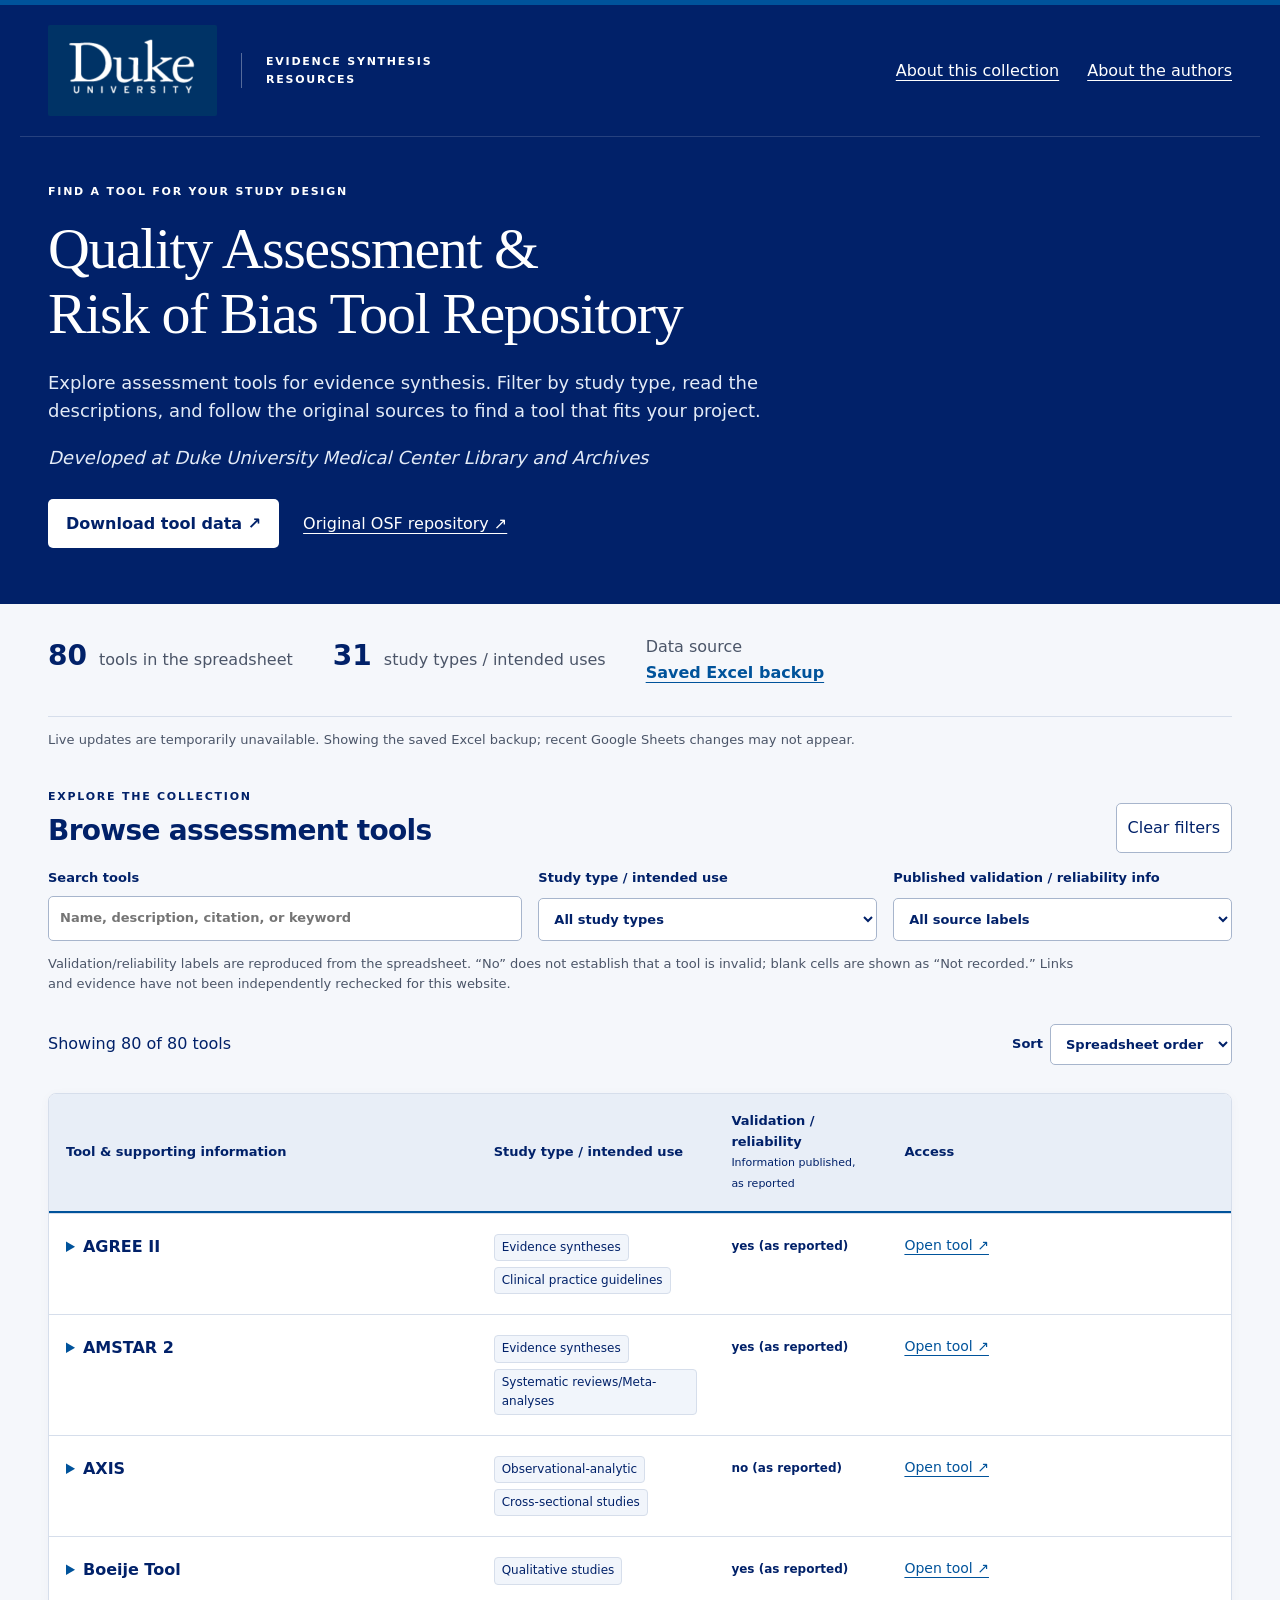
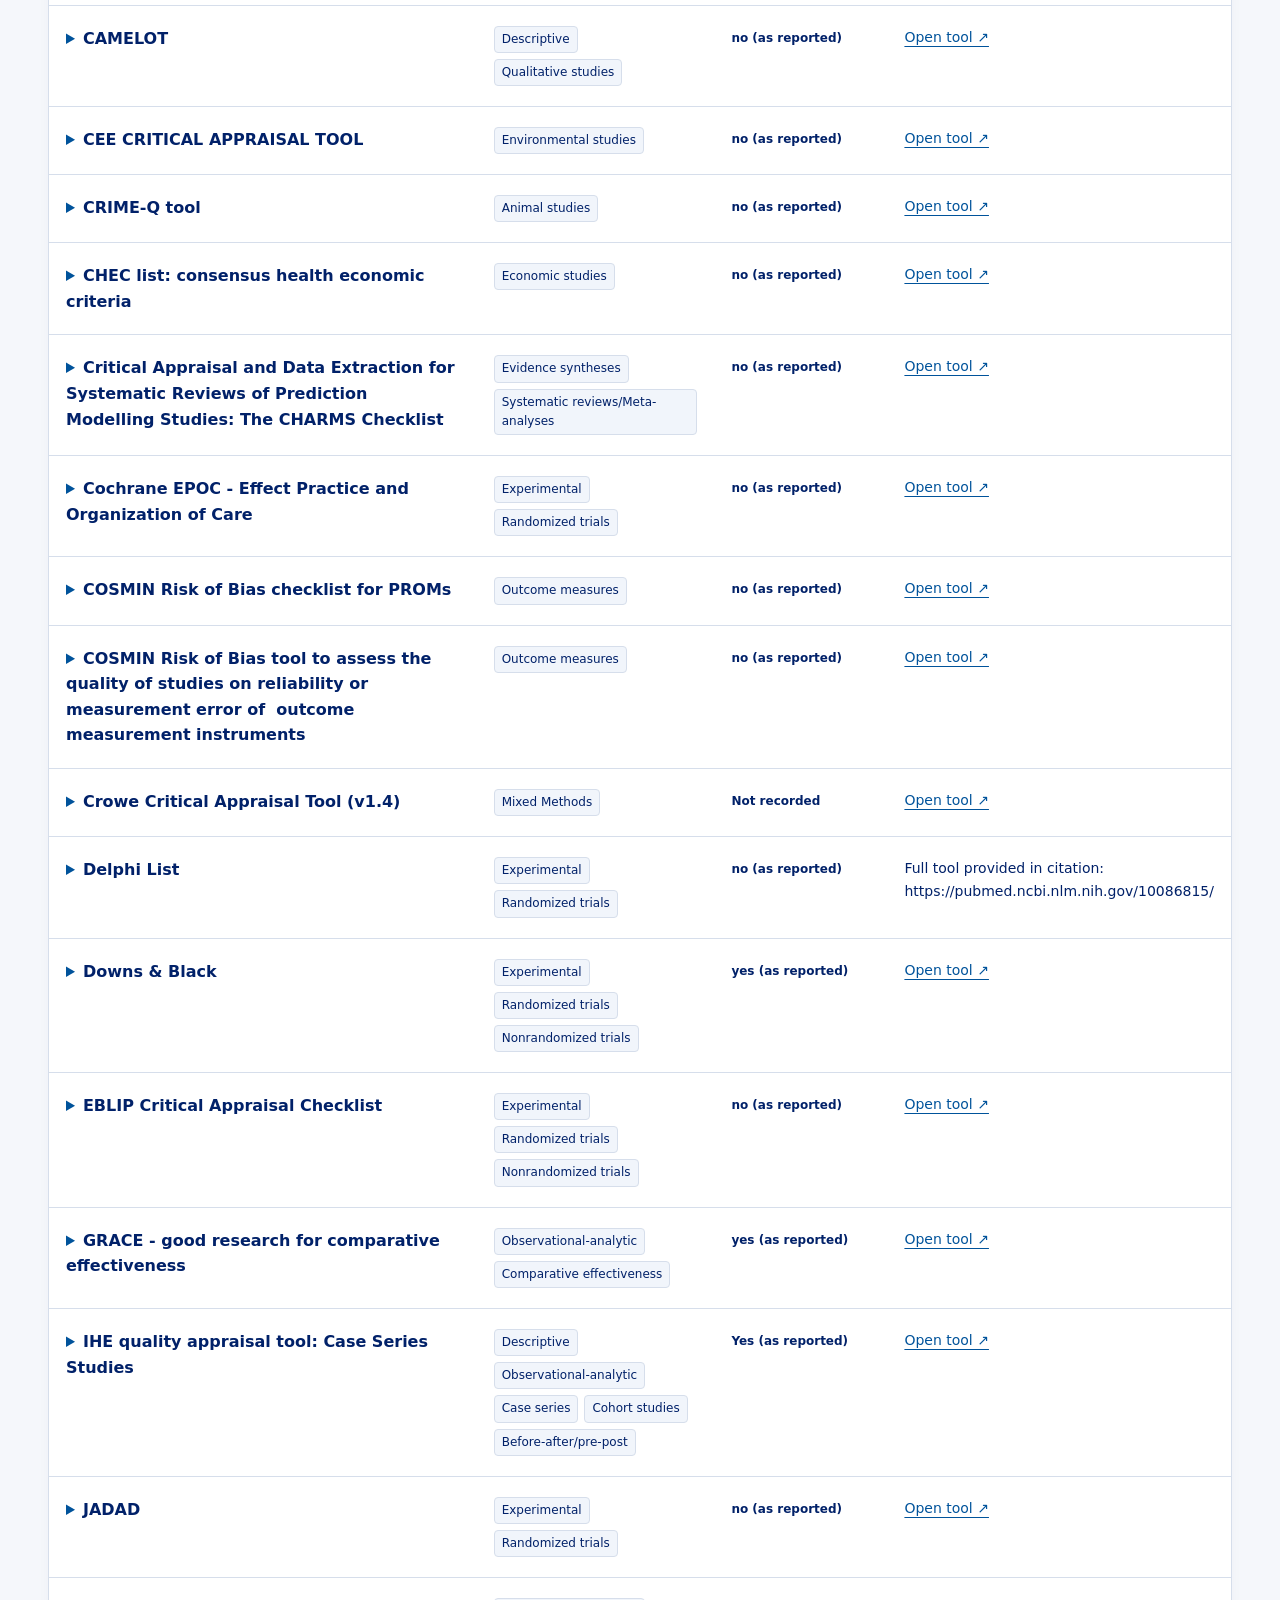
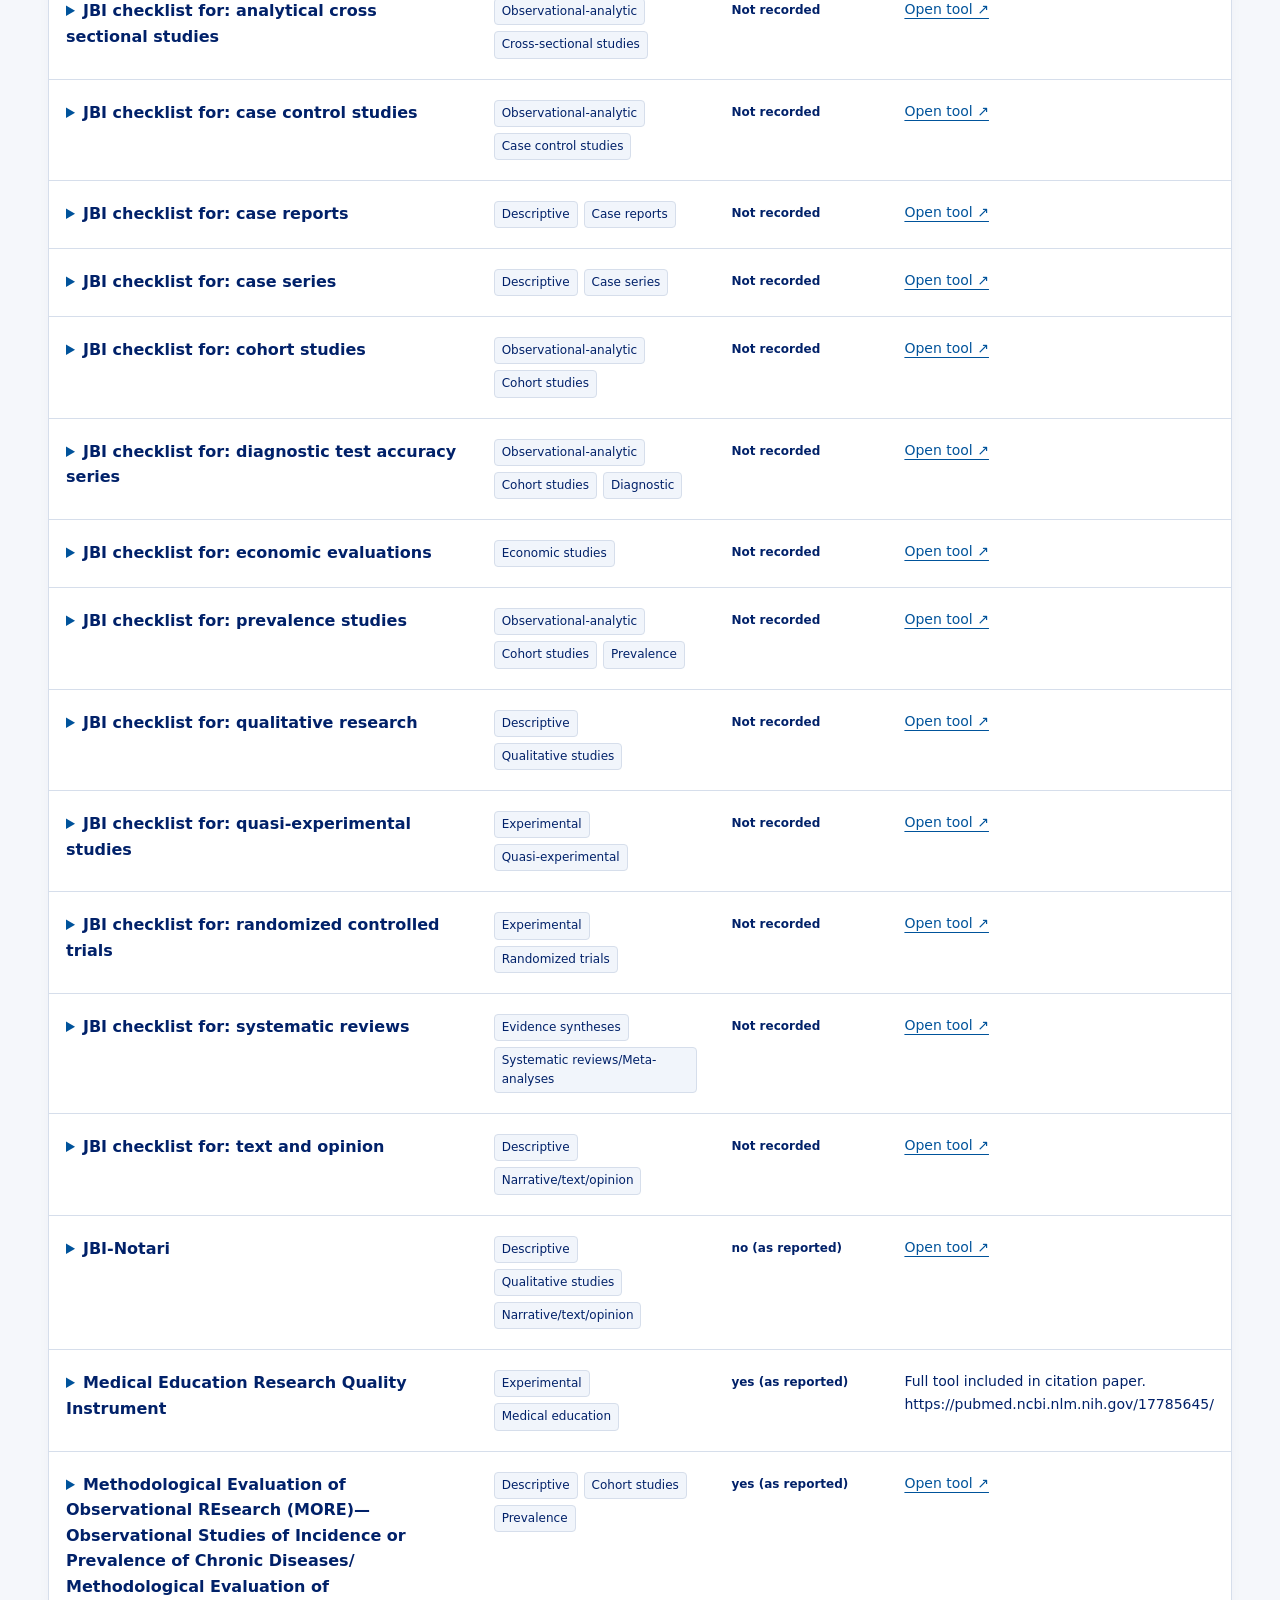
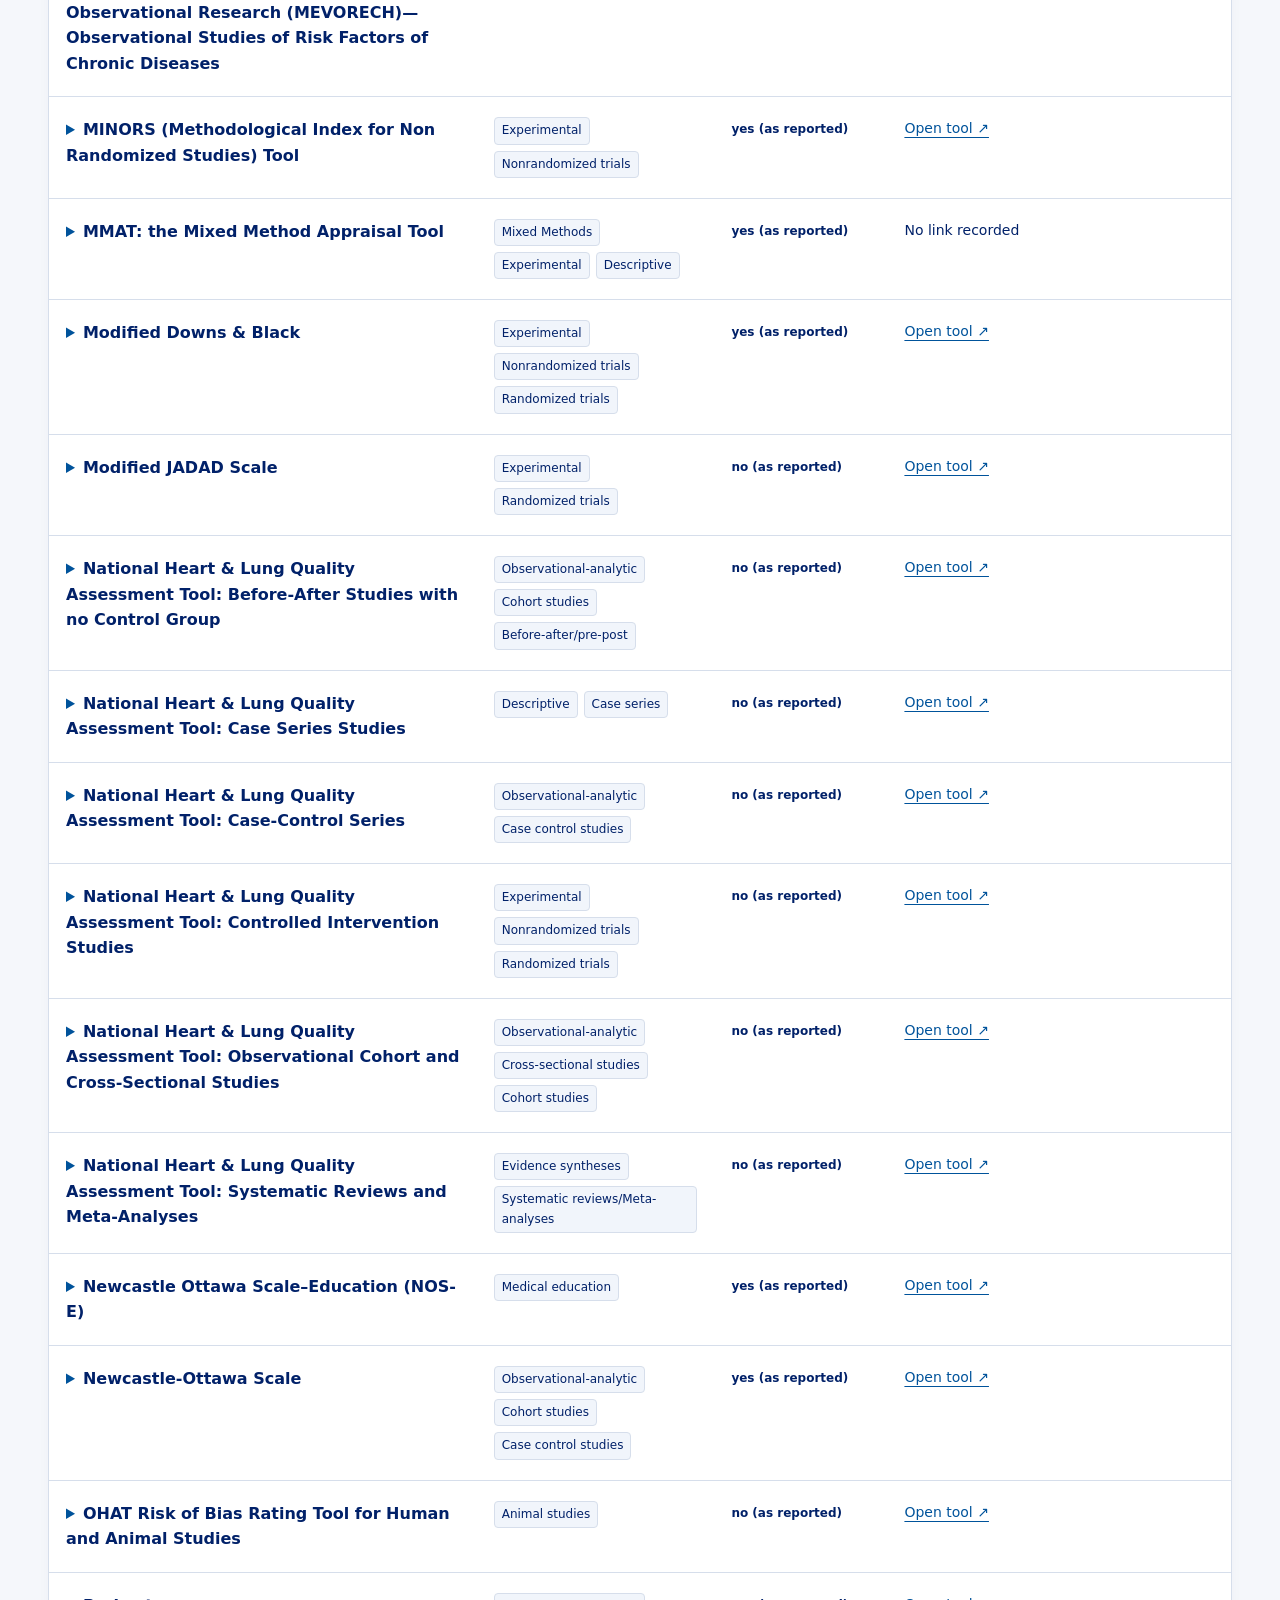
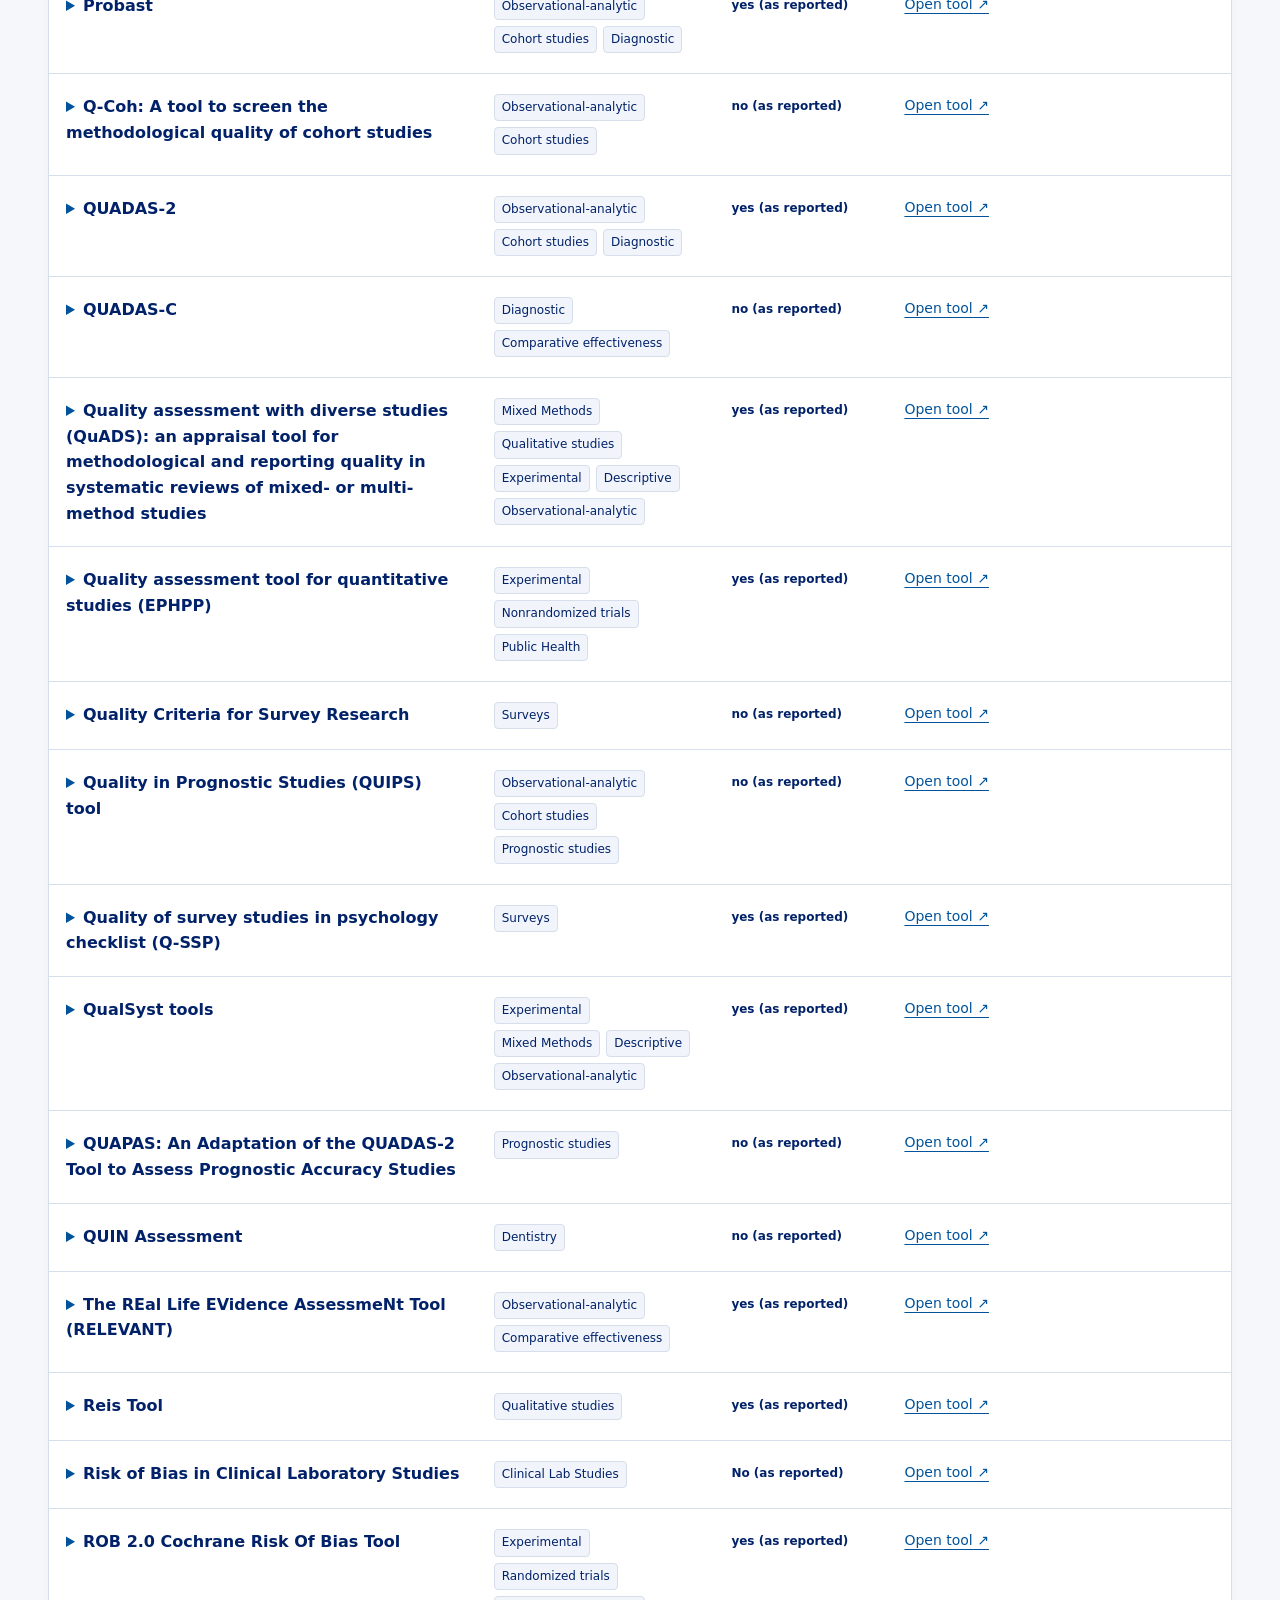
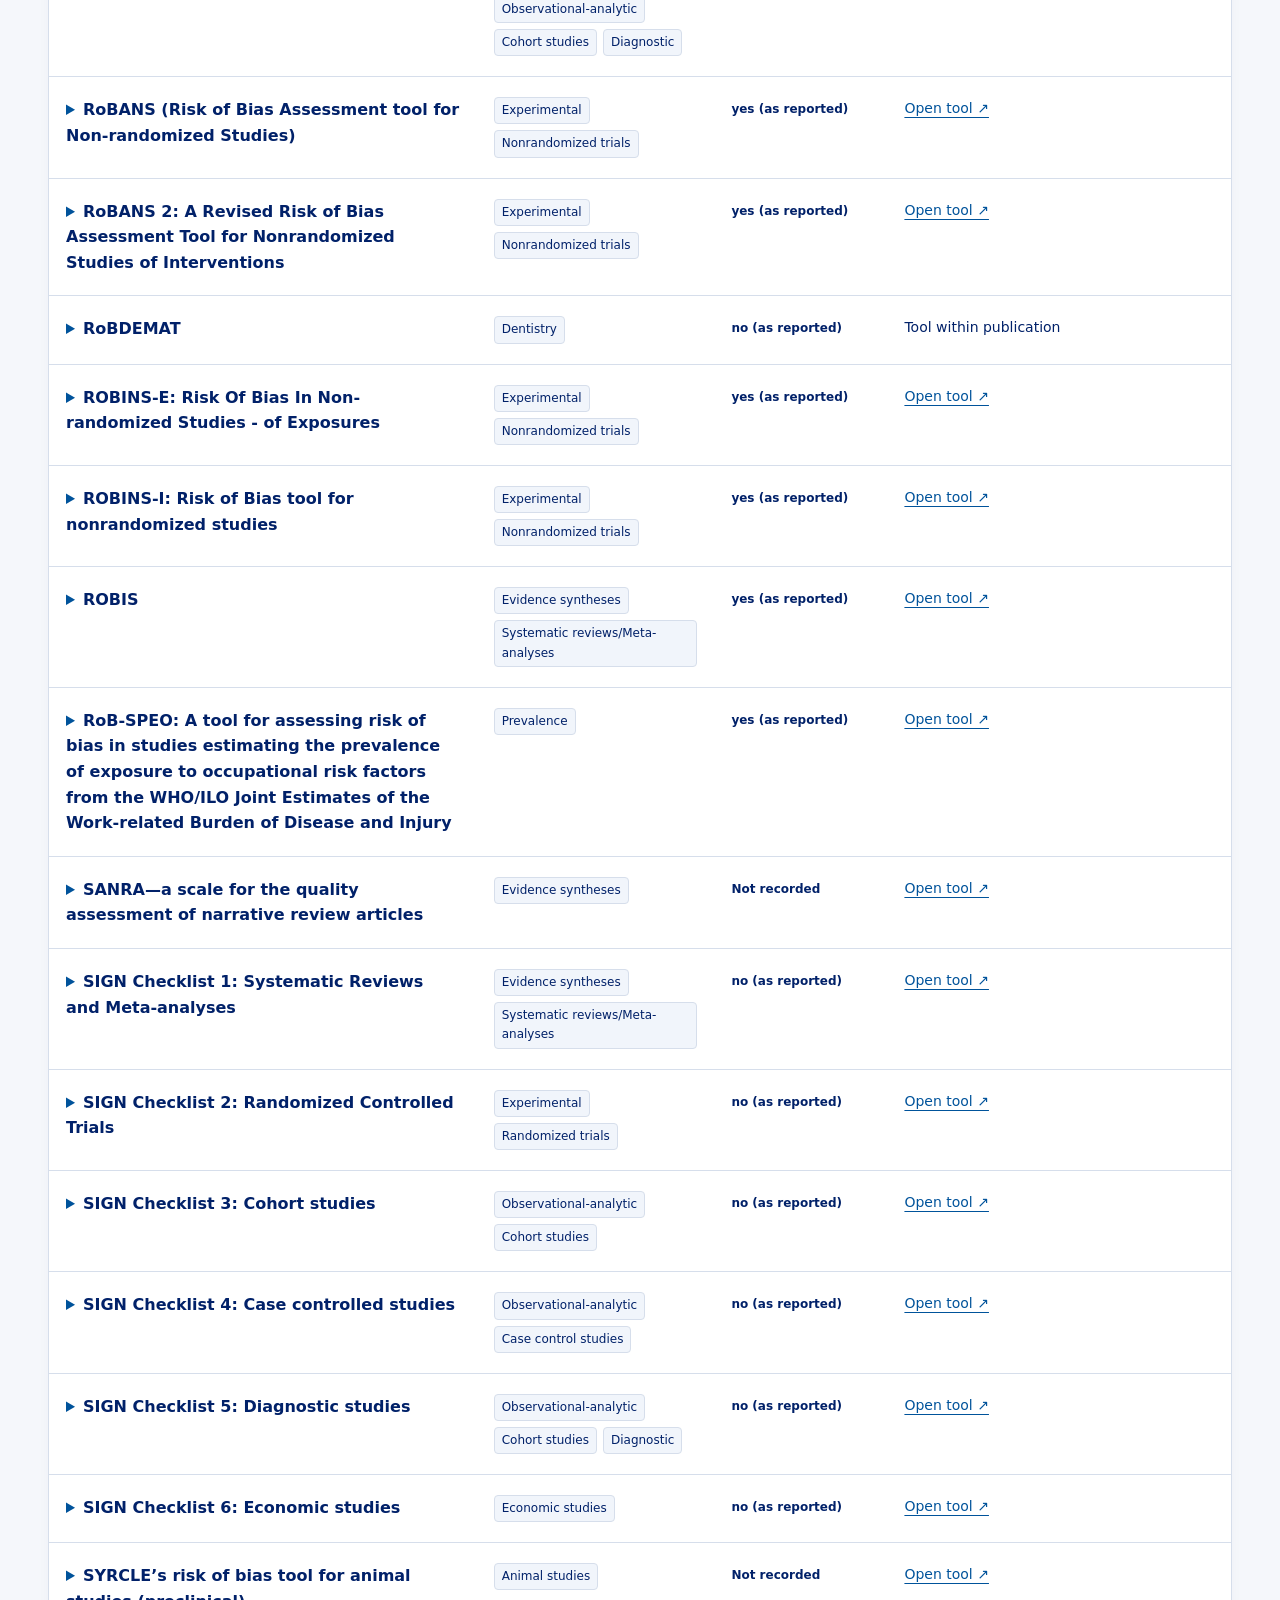
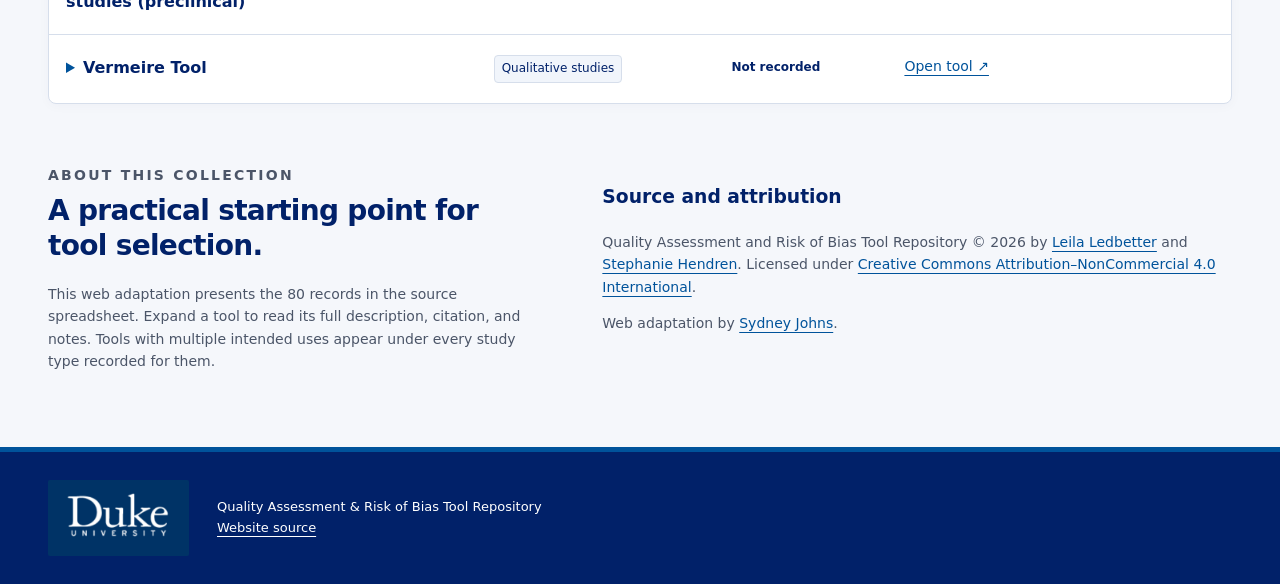
<file: index.html>
<!doctype html>
<html lang="en"><head><meta charset="utf-8"><meta name="viewport" content="width=device-width,initial-scale=1"><title>Quality Assessment & Risk of Bias Tool Repository</title><link rel="stylesheet" href="styles.css"><script src="vendor/xlsx.mini.min.js" defer></script><script src="workbook.js?v=google-sheets-1" defer></script><script src="app.js?v=google-sheets-1" defer></script></head><body>
<a class="skip" href="#directory">Skip to directory</a>
<header><nav><div class="brand-group"><a class="duke-brand" href="https://www.duke.edu/" aria-label="Duke University home"><img src="[data-uri]" alt="Duke University" width="282" height="142"></a><span class="brand">EVIDENCE SYNTHESIS RESOURCES</span></div><div class="nav-links"><a href="#about">About this collection</a><a href="authors.html">About the authors</a></div></nav><div class="hero"><p class="eyebrow">FIND A TOOL FOR YOUR STUDY DESIGN</p><h1>Quality Assessment &amp;<br>Risk of Bias Tool Repository</h1><p class="intro">Explore assessment tools for evidence synthesis. Filter by study type, read the descriptions, and follow the original sources to find a tool that fits your project.</p><p class="intro"><em>Developed at Duke University Medical Center Library and Archives</em></p><div class="actions"><a id="download-source" class="button" href="source-workbook.xlsx" download>Download tool data ↗</a><a href="https://osf.io/ws824/">Original OSF repository ↗</a></div></div></header>
<main><section class="summary" aria-label="Collection summary"><div><strong id="total">—</strong> tools in the spreadsheet</div><div><strong id="types">—</strong> study types / intended uses</div><div>Data source<br><strong class="date"><a id="source-link" href="source-workbook.xlsx">Loading source…</a></strong></div></section>
<section id="directory"><p id="source-notice" class="note" role="status" hidden></p><div class="section-heading"><div><p class="eyebrow">EXPLORE THE COLLECTION</p><h2>Browse assessment tools</h2></div><button id="reset" type="button">Clear filters</button></div>
<div class="filters"><label class="search">Search tools<input type="search" id="query" placeholder="Name, description, citation, or keyword"></label><label>Study type / intended use<select id="study"><option value="">All study types</option></select></label><label>Published validation / reliability info<select id="evidence"><option value="">All source labels</option><option value="yes">Yes (as reported)</option><option value="no">No (as reported)</option><option value="blank">Not recorded</option></select></label></div>
<p class="note">Validation/reliability labels are reproduced from the spreadsheet. “No” does not establish that a tool is invalid; blank cells are shown as “Not recorded.” Links and evidence have not been independently rechecked for this website.</p>
<div class="results-bar"><p id="count" role="status" aria-live="polite">Loading assessment tools…</p><label>Sort<select id="sort"><option value="source">Spreadsheet order</option><option value="az">Tool name A–Z</option><option value="za">Tool name Z–A</option></select></label></div>
<p id="load-error" class="note" hidden></p><div class="table-wrap" tabindex="0" aria-label="Assessment tools table; scroll horizontally on small screens"><table><caption class="sr-only">Assessment tools from Sheet1. Expand a tool to read its description, citation and notes.</caption><thead><tr><th scope="col">Tool &amp; supporting information</th><th scope="col">Study type / intended use</th><th scope="col">Validation / reliability<br><span class="sub">Information published, as reported</span></th><th scope="col">Access</th></tr></thead><tbody id="rows"></tbody></table></div><p id="empty" hidden>No tools match these filters. Try a broader search or clear the filters.</p><noscript>Enable JavaScript to browse this directory, or download the source spreadsheet above.</noscript></section>
<section id="about" class="about"><div><p class="eyebrow">ABOUT THIS COLLECTION</p><h2>A practical starting point for tool selection.</h2><p>This web adaptation presents the <span class="tool-count">tool</span> records in the source spreadsheet. Expand a tool to read its full description, citation, and notes. Tools with multiple intended uses appear under every study type recorded for them.</p></div><div><h3>Source and attribution</h3><p>Quality Assessment and Risk of Bias Tool Repository © 2026 by <a href="authors.html#leila-ledbetter">Leila Ledbetter</a> and <a href="authors.html#steph-hendren">Stephanie Hendren</a>. Licensed under <a href="https://creativecommons.org/licenses/by-nc/4.0/">Creative Commons Attribution–NonCommercial 4.0 International</a>.</p><p>Web adaptation by <a href="https://github.com/syd-kiwi">Sydney Johns</a>.</p></div></section></main><footer><div class="footer-inner"><a class="duke-brand footer-brand" href="https://www.duke.edu/" aria-label="Duke University home"><img src="[data-uri]" alt="Duke University" width="282" height="142"></a><p>Quality Assessment &amp; Risk of Bias Tool Repository<br><a href="https://github.com/syd-kiwi/risk-bias-demo">Website source</a></p></div></footer></body></html>
</file>
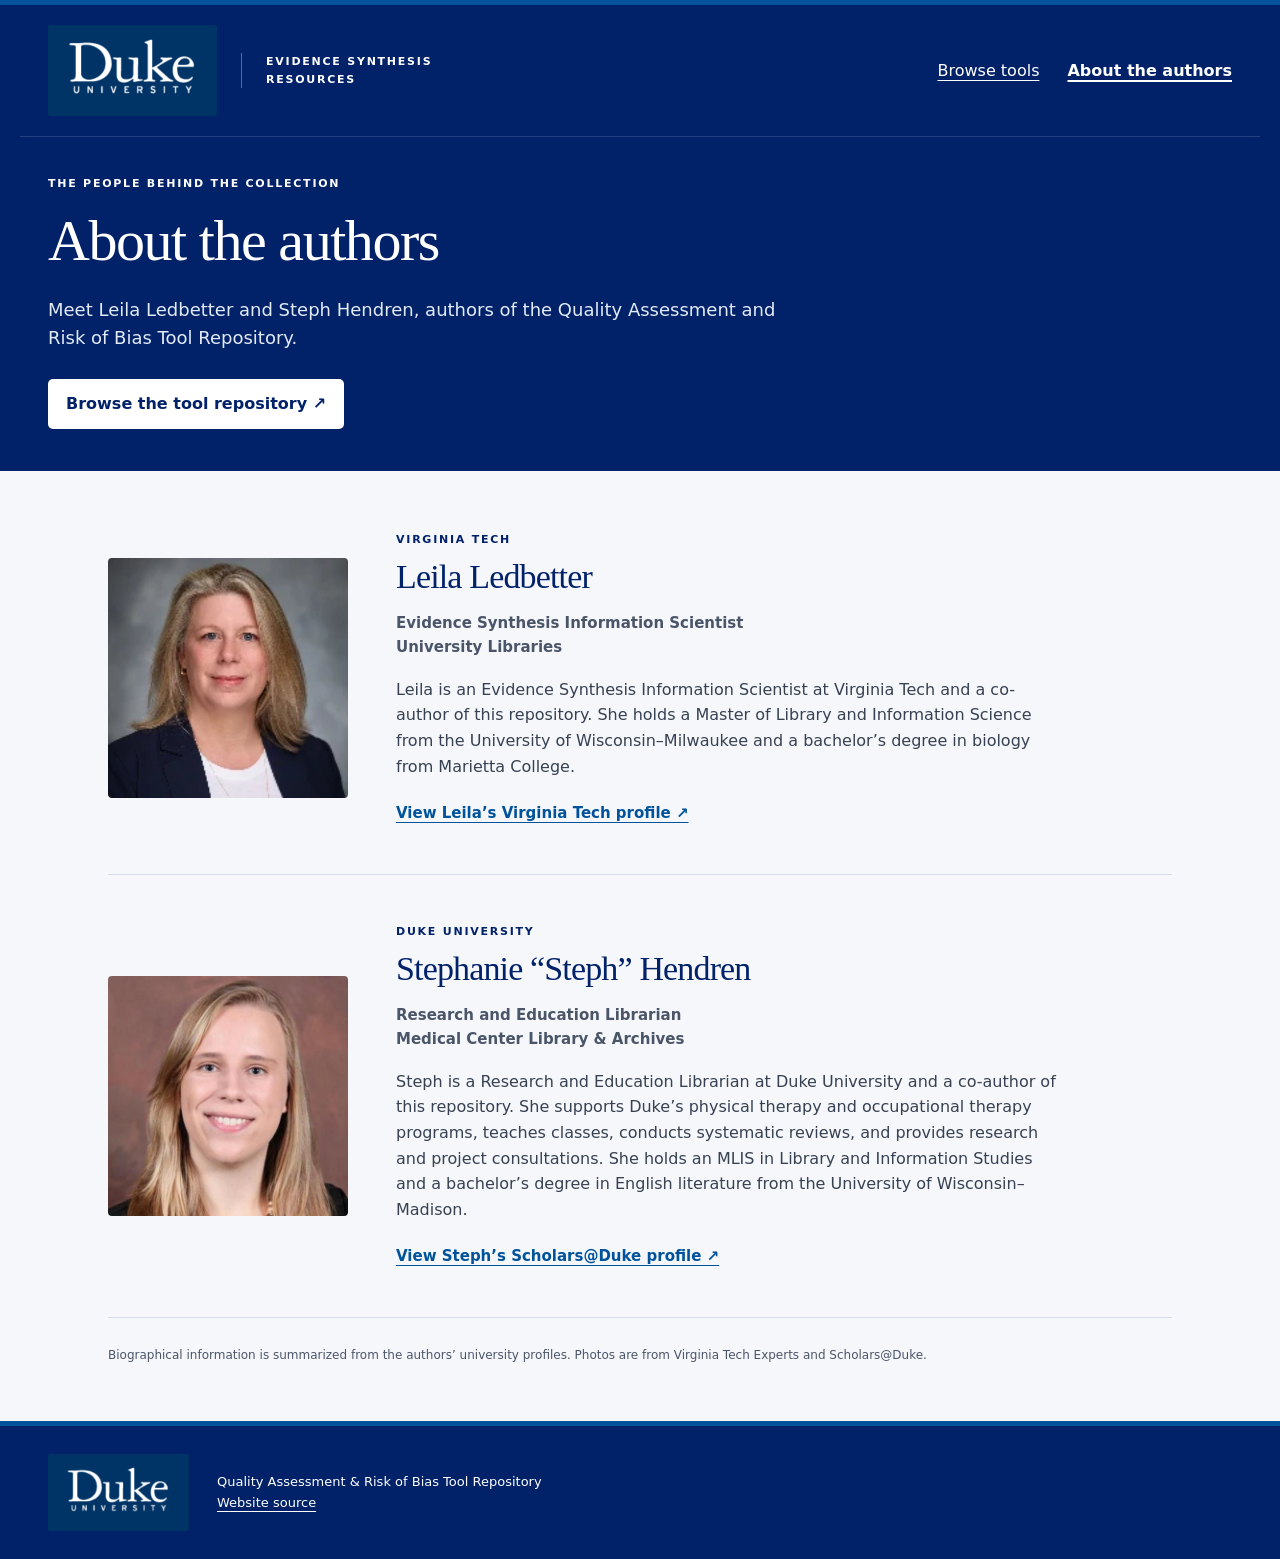
<file: authors.html>
<!doctype html>
<html lang="en"><head><meta charset="utf-8"><meta name="viewport" content="width=device-width,initial-scale=1"><title>About the Authors | Quality Assessment and Risk of Bias Tool Repository</title><meta name="description" content="Meet repository authors Leila Ledbetter and Steph Hendren and learn about their work in evidence synthesis and research support."><link rel="stylesheet" href="styles.css"></head><body>
<a class="skip" href="#authors">Skip to authors</a>
<header><nav><div class="brand-group"><a class="duke-brand" href="https://www.duke.edu/" aria-label="Duke University home"><img src="[data-uri]" alt="Duke University" width="282" height="142"></a><span class="brand">EVIDENCE SYNTHESIS RESOURCES</span></div><div class="nav-links"><a href="index.html#directory">Browse tools</a><a href="authors.html" aria-current="page">About the authors</a></div></nav><div class="hero authors-hero"><p class="eyebrow">THE PEOPLE BEHIND THE COLLECTION</p><h1>About the authors</h1><p class="intro">Meet Leila Ledbetter and Steph Hendren, authors of the Quality Assessment and Risk of Bias Tool Repository.</p><div class="actions"><a class="button" href="index.html#directory">Browse the tool repository ↗</a></div></div></header>
<main id="authors" class="authors-main">
<article class="author-profile" id="leila-ledbetter">
<img class="author-photo" src="[data-uri]" alt="Leila Ledbetter" width="180" height="180">
<div class="author-bio"><p class="eyebrow">VIRGINIA TECH</p><h2>Leila Ledbetter</h2><p class="author-role">Evidence Synthesis Information Scientist<br>University Libraries</p><p>Leila is an Evidence Synthesis Information Scientist at Virginia Tech and a co-author of this repository. She holds a Master of Library and Information Science from the University of Wisconsin–Milwaukee and a bachelor’s degree in biology from Marietta College. </p><a class="profile-link" href="https://experts.vt.edu/35417-leila-ledbetter/about?nsh">View Leila’s Virginia Tech profile ↗</a></div>
</article>
<article class="author-profile" id="steph-hendren">
<img class="author-photo" src="[data-uri]" alt="Steph Hendren" width="500" height="500" loading="lazy">
<div class="author-bio"><p class="eyebrow">DUKE UNIVERSITY</p><h2>Stephanie “Steph” Hendren</h2><p class="author-role">Research and Education Librarian<br>Medical Center Library &amp; Archives</p><p>Steph is a Research and Education Librarian at Duke University and a co-author of this repository. She supports Duke’s physical therapy and occupational therapy programs, teaches classes, conducts systematic reviews, and provides research and project consultations. She holds an MLIS in Library and Information Studies and a bachelor’s degree in English literature from the University of Wisconsin–Madison.</p><a class="profile-link" href="https://scholars.duke.edu/person/stephanie.Hendren">View Steph’s Scholars@Duke profile ↗</a></div>
</article>
<p class="author-source-note">Biographical information is summarized from the authors’ university profiles. Photos are from Virginia Tech Experts and Scholars@Duke.</p>
</main><footer><div class="footer-inner"><a class="duke-brand footer-brand" href="https://www.duke.edu/" aria-label="Duke University home"><img src="[data-uri]" alt="Duke University" width="282" height="142"></a><p>Quality Assessment &amp; Risk of Bias Tool Repository<br><a href="https://github.com/syd-kiwi/risk-bias-demo">Website source</a></p></div></footer></body></html>
</file>
<file: styles.css>
:root{--ink:#012169;--muted:#4b5568;--line:#d6deeb;--paper:#f5f7fb;--accent:#ffffff}*{box-sizing:border-box}html{scroll-behavior:smooth}body{margin:0;background:var(--paper);color:var(--ink);font:16px/1.6 system-ui,sans-serif}a{color:#00539b;text-underline-offset:4px}header{background:#012169;color:#fff}nav{display:flex;justify-content:space-between;gap:20px;border-bottom:1px solid #ffffff25;padding:24px 0}header a{color:#ffffff}nav,.hero,main,footer{max-width:1240px;margin:auto}nav,.hero{margin:0 auto;padding-left:28px;padding-right:28px}.brand,.eyebrow{font-size:11px;letter-spacing:.16em;font-weight:750}.hero{padding-top:46px;padding-bottom:56px}h1{font-family:Georgia,serif;font-size:clamp(34px,4.8vw,58px);font-weight:400;line-height:1.12;letter-spacing:-.025em;margin:16px 0 22px}.intro{max-width:750px;color:#e3ebf7;font-size:18px}.actions{display:flex;gap:24px;align-items:center;flex-wrap:wrap;margin-top:26px}.button{background:var(--accent);color:#012169;padding:12px 18px;text-decoration:none;font-weight:650;border-radius:5px}main{padding:0 28px}.summary{display:flex;gap:40px;flex-wrap:wrap;padding:30px 0;border-bottom:1px solid var(--line);color:var(--muted)}.summary strong{font-size:28px;color:var(--ink);margin-right:7px}.summary .date{font-size:16px}.section-heading{display:flex;justify-content:space-between;align-items:center;gap:16px;margin-top:38px}h2{font-size:28px;letter-spacing:-.025em;line-height:1.25;margin:7px 0 20px}.eyebrow{margin:0}.filters{display:grid;grid-template-columns:1.4fr 1fr 1fr;gap:16px}label{font-size:13px;font-weight:650;display:grid;gap:7px}input,select,button{font:inherit;padding:11px;border:1px solid #a7b5cc;border-radius:5px;background:#fff;color:var(--ink);min-width:0}button{cursor:pointer}input,select{width:100%}.note{font-size:13px;color:var(--muted);max-width:1050px}.results-bar{display:flex;justify-content:space-between;align-items:center;margin:20px 0;gap:16px}.results-bar label{display:flex;align-items:center;white-space:nowrap}.table-wrap{overflow:auto;background:white;border:1px solid var(--line);border-radius:8px}table{width:100%;border-collapse:collapse;text-align:left;min-width:760px}th{background:#e8eef7;padding:17px;font-size:13px}th:first-child{width:49%}th:nth-child(2){width:23%}th:nth-child(3){width:18%}td{padding:20px 17px;vertical-align:top;border-top:1px solid var(--line);font-size:14px}.sub{font-size:11px;font-weight:400}summary{font-size:16px;font-weight:650;cursor:pointer}details p{white-space:pre-wrap;overflow-wrap:anywhere}details h3{font-size:12px;text-transform:uppercase;letter-spacing:.07em;margin-bottom:4px}details p{margin-top:4px}.tags{display:flex;flex-wrap:wrap;gap:6px}.tag{font-size:12px;border:1px solid var(--line);border-radius:4px;padding:3px 7px;background:#f1f5fb}.evidence{font-size:12px;font-weight:600}.source-row{color:var(--muted);font-size:12px}.about{display:grid;grid-template-columns:1fr 1.3fr;gap:70px;padding:60px 0}.about p{color:var(--muted);font-size:14px}footer{border-top:1px solid var(--line);padding:26px 28px;color:var(--muted);font-size:13px}:focus-visible{outline:3px solid #b58500;outline-offset:3px}.skip,.sr-only{position:absolute;width:1px;height:1px;overflow:hidden;clip-path:inset(50%)}.skip:focus{width:auto;height:auto;clip-path:none;background:white;padding:10px;z-index:2}#empty{padding:30px;background:white}@media(max-width:760px){.filters,.about{grid-template-columns:1fr}.about{gap:20px}.summary{gap:18px}.results-bar{align-items:flex-start;flex-direction:column}nav{font-size:12px}main{padding:0 16px}.hero{padding:35px 20px}.section-heading{align-items:flex-start}h2{font-size:24px}}

/* Duke identity and responsive wordmarks */
header{border-top:5px solid #00539b}nav{align-items:center;padding-top:20px;padding-bottom:20px}.brand-group{display:flex;align-items:center;gap:24px;min-width:0}.duke-brand{display:inline-flex;flex-shrink:0;background:#003366;padding:10px 14px;border-radius:2px;text-decoration:none}.duke-brand img{display:block;width:141px;height:auto;max-width:100%}.brand{padding-left:24px;border-left:1px solid #ffffff55;max-width:230px}.button{color:#012169}.button:hover{background:#e8eef7}main a:hover{color:#012169}button:hover{background:#e8eef7;border-color:#00539b}input:focus,select:focus{border-color:#00539b}.table-wrap{box-shadow:0 2px 12px #01216908}th{color:#012169;border-bottom:2px solid #00539b}tbody tr:hover{background:#f5f7fb}summary::marker{color:#00539b}footer{max-width:none;background:#012169;color:#fff;border-top:5px solid #00539b;padding:28px}.footer-inner{max-width:1184px;margin:auto;display:flex;align-items:center;gap:28px}.footer-brand img{width:113px}footer a{color:#fff}footer p{margin:0}.skip:focus{color:#012169}@media(max-width:760px){nav{gap:16px;flex-wrap:wrap;padding-left:20px;padding-right:20px}.brand-group{gap:14px}.brand{padding-left:14px;font-size:9px;max-width:165px}.duke-brand{padding:8px 10px}.duke-brand img{width:113px}.footer-inner{flex-direction:column;align-items:flex-start;gap:18px}.hero{padding-top:32px;padding-bottom:40px}}@media(prefers-reduced-motion:reduce){html{scroll-behavior:auto}}

/* Author profiles */
.nav-links{display:flex;align-items:center;gap:28px;flex-wrap:wrap}.nav-links [aria-current="page"]{font-weight:700;text-decoration-thickness:2px}.authors-hero{padding-top:38px;padding-bottom:42px}.authors-main{max-width:1120px;padding-top:12px;padding-bottom:44px}.author-profile{display:grid;grid-template-columns:240px minmax(0,1fr);align-items:center;gap:48px;padding:48px 0;border-bottom:1px solid var(--line);scroll-margin-top:24px}.author-photo{display:block;width:240px;height:280px;object-fit:cover;object-position:center 35%;border-radius:4px;background:#e8eef7}.author-bio h2{font-family:Georgia,serif;font-size:34px;font-weight:400;margin:8px 0 12px}.author-role{font-size:15px;line-height:1.6;font-weight:650;color:var(--muted);margin:0 0 18px}.author-bio>p:not(.eyebrow):not(.author-role){max-width:660px;color:#374151}.profile-link{display:inline-block;font-size:15px;font-weight:650;margin-top:6px}.author-source-note{font-size:12px;color:var(--muted);margin-top:28px}@media(max-width:760px){.nav-links{gap:18px}.author-profile{grid-template-columns:1fr;gap:24px;padding:32px 0}.author-photo{width:200px;height:230px}.author-bio h2{font-size:29px}.authors-main{padding-top:0}.authors-hero h1{font-size:38px}}

.author-photo{height:240px}@media(max-width:760px){.author-photo{height:200px}}
</file>
